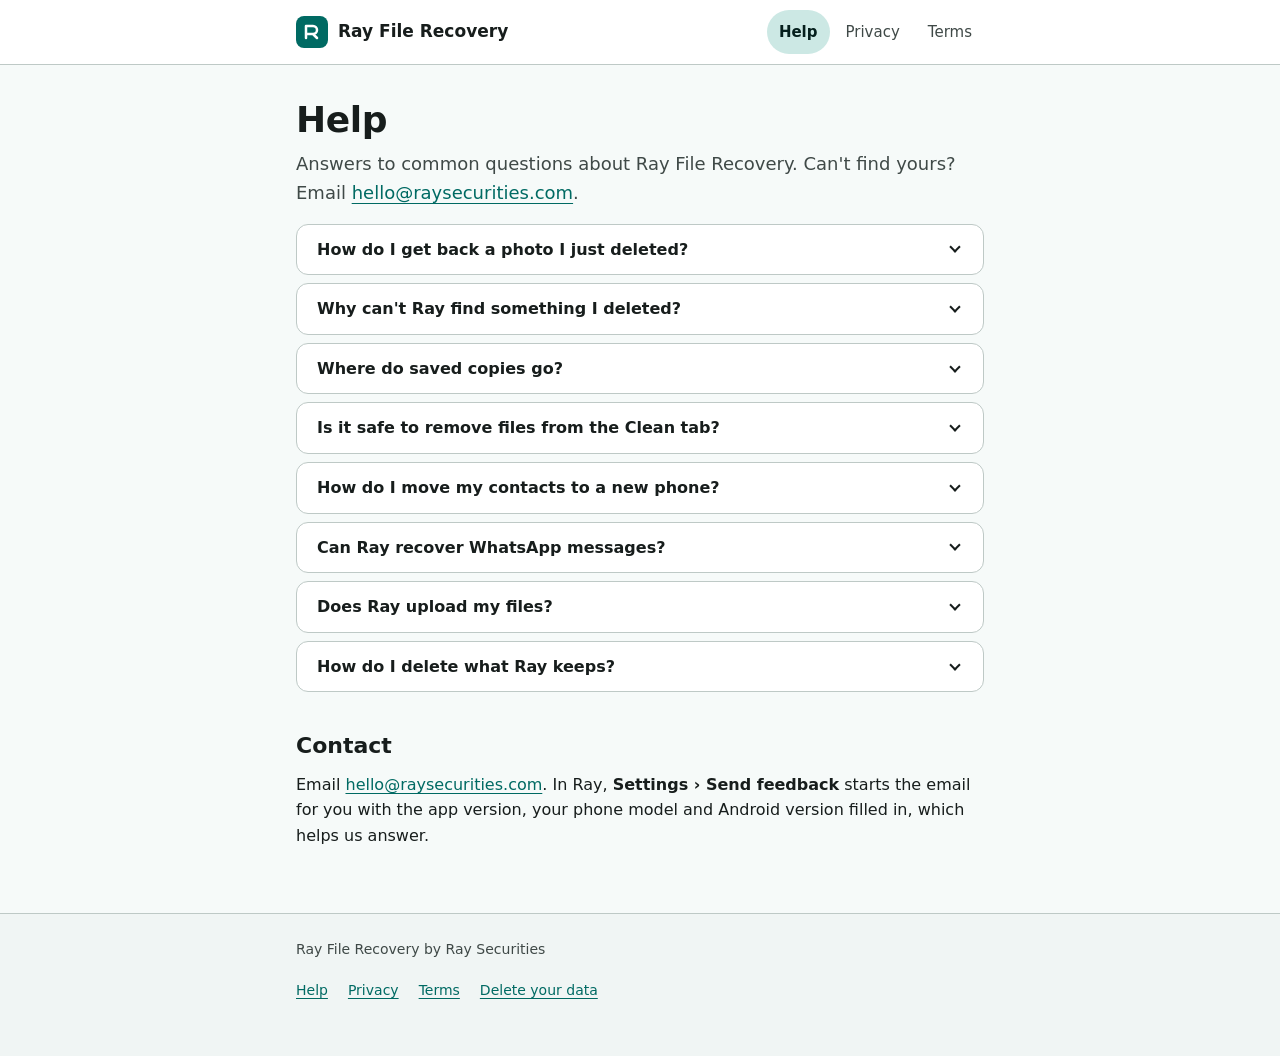
<file: index.html>
<!doctype html>
<html lang="en">
<head>
  <meta charset="utf-8">
  <meta name="viewport" content="width=device-width, initial-scale=1">
  <title>Help · Ray File Recovery</title>
  <meta name="description" content="Help for Ray File Recovery: restoring recently deleted photos and videos, saved copies, cleaning up safely, contacts backups and how to reach us.">
  <link rel="icon" href="favicon.svg" type="image/svg+xml">
  <link rel="stylesheet" href="legal.css">
</head>
<body>
  <a class="skip-link" href="#main">Skip to content</a>
  <header class="site-header">
    <div class="site-header__inner">
      <a class="brand" href="index.html">
        <svg class="brand__mark" viewBox="0 0 32 32" aria-hidden="true"><rect width="32" height="32" rx="8" fill="#006a63"/><path d="M10 22V10h7a4 4 0 010 8h-7m7 0l4 4" fill="none" stroke="#fff" stroke-width="2.5" stroke-linecap="round" stroke-linejoin="round"/></svg>
        <span>Ray File Recovery</span>
      </a>
      <nav class="nav" aria-label="Pages">
        <ul>
          <li><a href="index.html" aria-current="page">Help</a></li>
          <li><a href="privacy.html">Privacy</a></li>
          <li><a href="terms.html">Terms</a></li>
        </ul>
      </nav>
    </div>
  </header>

  <main id="main" class="page">
    <h1>Help</h1>
    <p class="lede">Answers to common questions about Ray File Recovery. Can't find yours? Email <a href="mailto:hello@raysecurities.com">hello@raysecurities.com</a>.</p>

    <div class="faq">
      <details>
        <summary>How do I get back a photo I just deleted?</summary>
        <div class="answer">
          <p>On Android 11 and newer, open Ray and tap <strong>Review and restore</strong> on the Recover tab (or <strong>Recently deleted</strong> on the Clean tab). Tap an item to look at it and restore it, or long-press to select several, then tap <strong>Restore</strong>. Android puts them back in their original folders.</p>
        </div>
      </details>
      <details>
        <summary>Why can't Ray find something I deleted?</summary>
        <div class="answer">
          <p>Ray can restore only what is still in Android's trash, and only apps that use that trash put things there. Android deletes trashed items for good after about 30 days. Some apps delete files right away, and Google Photos, Files by Google and many gallery apps keep their own trash instead, so check those too; Ray links to them under <strong>Other places to check</strong>.</p>
          <p>Also:</p>
          <ul>
            <li>Android 10 and older have no system trash.</li>
            <li>If you let Ray see selected photos and videos only, items in the trash stay hidden. Tap <strong>Change selection</strong> to allow more.</li>
            <li>Ray works with photos, videos and audio, not documents or other files.</li>
          </ul>
          <p>Once a file is deleted for good, no app can bring it back.</p>
        </div>
      </details>
      <details>
        <summary>Where do saved copies go?</summary>
        <div class="answer">
          <p>When you tap <strong>Save copy</strong>, Ray puts the copy in a “Ray Recovery” album in Pictures (in Music for audio). The original stays where it was. You'll find saved copies in the <strong>Library</strong> tab too.</p>
          <p>Version 1 of the app moved files into folders named “Recovered Photos”, “Recovered Videos” and similar instead of copying them, so files there may be your only copy.</p>
        </div>
      </details>
      <details>
        <summary>Is it safe to remove files from the Clean tab?</summary>
        <div class="answer">
          <p>Ray always asks first and shows what will be removed. On Android 11 and newer, anything you remove goes to Android's trash, so you can tap <strong>Undo</strong> right away or restore it for about 30 days. On Android 10 and older there is no trash, so removed files are deleted for good.</p>
          <p>Duplicate photos are matched by size, resolution and contents, so only exact copies are found. The oldest photo in each group is always kept, and Ray checks the files again just before it removes anything.</p>
        </div>
      </details>
      <details>
        <summary>How do I move my contacts to a new phone?</summary>
        <div class="answer">
          <p>On the Recover tab, tap <strong>Back up contacts</strong>, then <strong>Back up now</strong>. Share the backup, or copy the Download/Ray Recovery folder, to the new phone. There, open Ray, tap <strong>Back up contacts</strong> and then <strong>Restore from a file</strong>, or open the .vcf file with the Contacts app. Contact photos and groups aren't included in the backup.</p>
        </div>
      </details>
      <details>
        <summary>Can Ray recover WhatsApp messages?</summary>
        <div class="answer">
          <p>No. Ray shows the photos and videos that chat apps saved to your phone (voice notes are under Audio), but chat messages are stored by the chat app itself and can only be restored from that app's own backup.</p>
        </div>
      </details>
      <details>
        <summary>Does Ray upload my files?</summary>
        <div class="answer">
          <p>No. Ray has no account, no ads and no servers, and it sends nothing off your phone by itself. A file leaves your phone only when you share it. Read the <a href="privacy.html">privacy policy</a> for details.</p>
        </div>
      </details>
      <details>
        <summary>How do I delete what Ray keeps?</summary>
        <div class="answer">
          <p>Go to <strong>Settings › Delete Ray's data</strong>. <a href="data-deletion.html">Delete your data</a> explains what it removes and what stays.</p>
        </div>
      </details>
    </div>

    <h2>Contact</h2>
    <p>Email <a href="mailto:hello@raysecurities.com">hello@raysecurities.com</a>. In Ray, <strong>Settings › Send feedback</strong> starts the email for you with the app version, your phone model and Android version filled in, which helps us answer.</p>
  </main>

  <footer class="site-footer">
    <div class="site-footer__inner">
      <p>Ray File Recovery by Ray Securities</p>
      <ul>
        <li><a href="index.html">Help</a></li>
        <li><a href="privacy.html">Privacy</a></li>
        <li><a href="terms.html">Terms</a></li>
        <li><a href="data-deletion.html">Delete your data</a></li>
      </ul>
    </div>
  </footer>
</body>
</html>
</file>
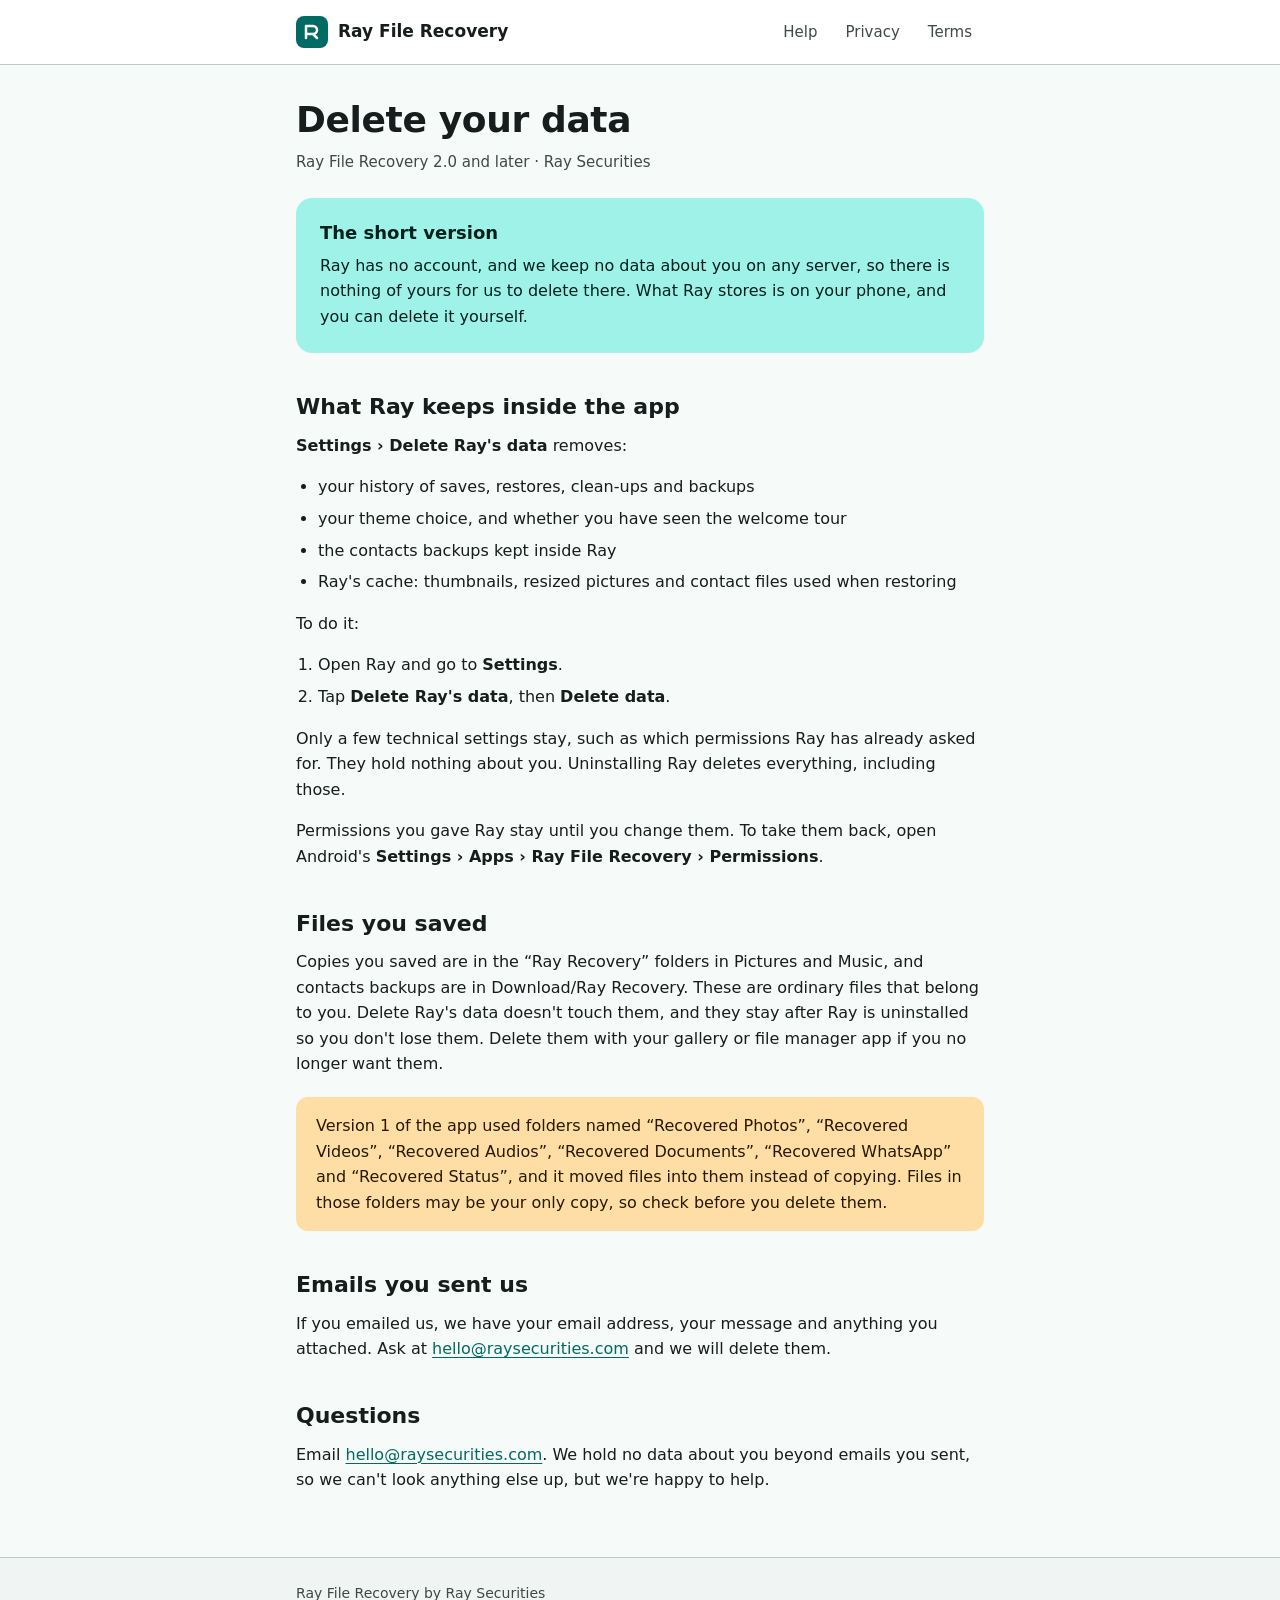
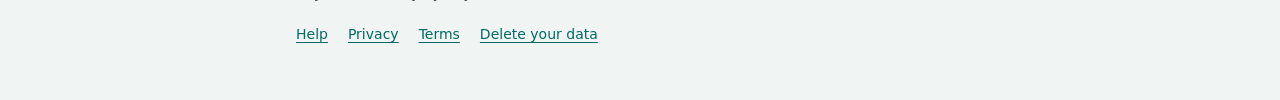
<file: data-deletion.html>
<!doctype html>
<html lang="en">
<head>
  <meta charset="utf-8">
  <meta name="viewport" content="width=device-width, initial-scale=1">
  <title>Delete your data · Ray File Recovery</title>
  <meta name="description" content="How to delete what Ray File Recovery keeps on your phone, the files it saved, and any email you sent us.">
  <link rel="icon" href="favicon.svg" type="image/svg+xml">
  <link rel="stylesheet" href="legal.css">
</head>
<body>
  <a class="skip-link" href="#main">Skip to content</a>
  <header class="site-header">
    <div class="site-header__inner">
      <a class="brand" href="index.html">
        <svg class="brand__mark" viewBox="0 0 32 32" aria-hidden="true"><rect width="32" height="32" rx="8" fill="#006a63"/><path d="M10 22V10h7a4 4 0 010 8h-7m7 0l4 4" fill="none" stroke="#fff" stroke-width="2.5" stroke-linecap="round" stroke-linejoin="round"/></svg>
        <span>Ray File Recovery</span>
      </a>
      <nav class="nav" aria-label="Pages">
        <ul>
          <li><a href="index.html">Help</a></li>
          <li><a href="privacy.html">Privacy</a></li>
          <li><a href="terms.html">Terms</a></li>
        </ul>
      </nav>
    </div>
  </header>

  <main id="main" class="page">
    <h1>Delete your data</h1>
    <p class="meta">Ray File Recovery 2.0 and later · Ray Securities</p>

    <section class="summary" aria-labelledby="short-version">
      <h2 id="short-version">The short version</h2>
      <p>Ray has no account, and we keep no data about you on any server, so there is nothing of yours for us to delete there. What Ray stores is on your phone, and you can delete it yourself.</p>
    </section>

    <h2>What Ray keeps inside the app</h2>
    <p><strong>Settings › Delete Ray's data</strong> removes:</p>
    <ul>
      <li>your history of saves, restores, clean-ups and backups</li>
      <li>your theme choice, and whether you have seen the welcome tour</li>
      <li>the contacts backups kept inside Ray</li>
      <li>Ray's cache: thumbnails, resized pictures and contact files used when restoring</li>
    </ul>
    <p>To do it:</p>
    <ol>
      <li>Open Ray and go to <strong>Settings</strong>.</li>
      <li>Tap <strong>Delete Ray's data</strong>, then <strong>Delete data</strong>.</li>
    </ol>
    <p>Only a few technical settings stay, such as which permissions Ray has already asked for. They hold nothing about you. Uninstalling Ray deletes everything, including those.</p>
    <p>Permissions you gave Ray stay until you change them. To take them back, open Android's <strong>Settings › Apps › Ray File Recovery › Permissions</strong>.</p>

    <h2>Files you saved</h2>
    <p>Copies you saved are in the “Ray Recovery” folders in Pictures and Music, and contacts backups are in Download/Ray Recovery. These are ordinary files that belong to you. Delete Ray's data doesn't touch them, and they stay after Ray is uninstalled so you don't lose them. Delete them with your gallery or file manager app if you no longer want them.</p>
    <div class="callout callout--caution">
      <p>Version 1 of the app used folders named “Recovered Photos”, “Recovered Videos”, “Recovered Audios”, “Recovered Documents”, “Recovered WhatsApp” and “Recovered Status”, and it moved files into them instead of copying. Files in those folders may be your only copy, so check before you delete them.</p>
    </div>

    <h2>Emails you sent us</h2>
    <p>If you emailed us, we have your email address, your message and anything you attached. Ask at <a href="mailto:hello@raysecurities.com">hello@raysecurities.com</a> and we will delete them.</p>

    <h2>Questions</h2>
    <p>Email <a href="mailto:hello@raysecurities.com">hello@raysecurities.com</a>. We hold no data about you beyond emails you sent, so we can't look anything else up, but we're happy to help.</p>
  </main>

  <footer class="site-footer">
    <div class="site-footer__inner">
      <p>Ray File Recovery by Ray Securities</p>
      <ul>
        <li><a href="index.html">Help</a></li>
        <li><a href="privacy.html">Privacy</a></li>
        <li><a href="terms.html">Terms</a></li>
        <li><a href="data-deletion.html" aria-current="page">Delete your data</a></li>
      </ul>
    </div>
  </footer>
</body>
</html>
</file>
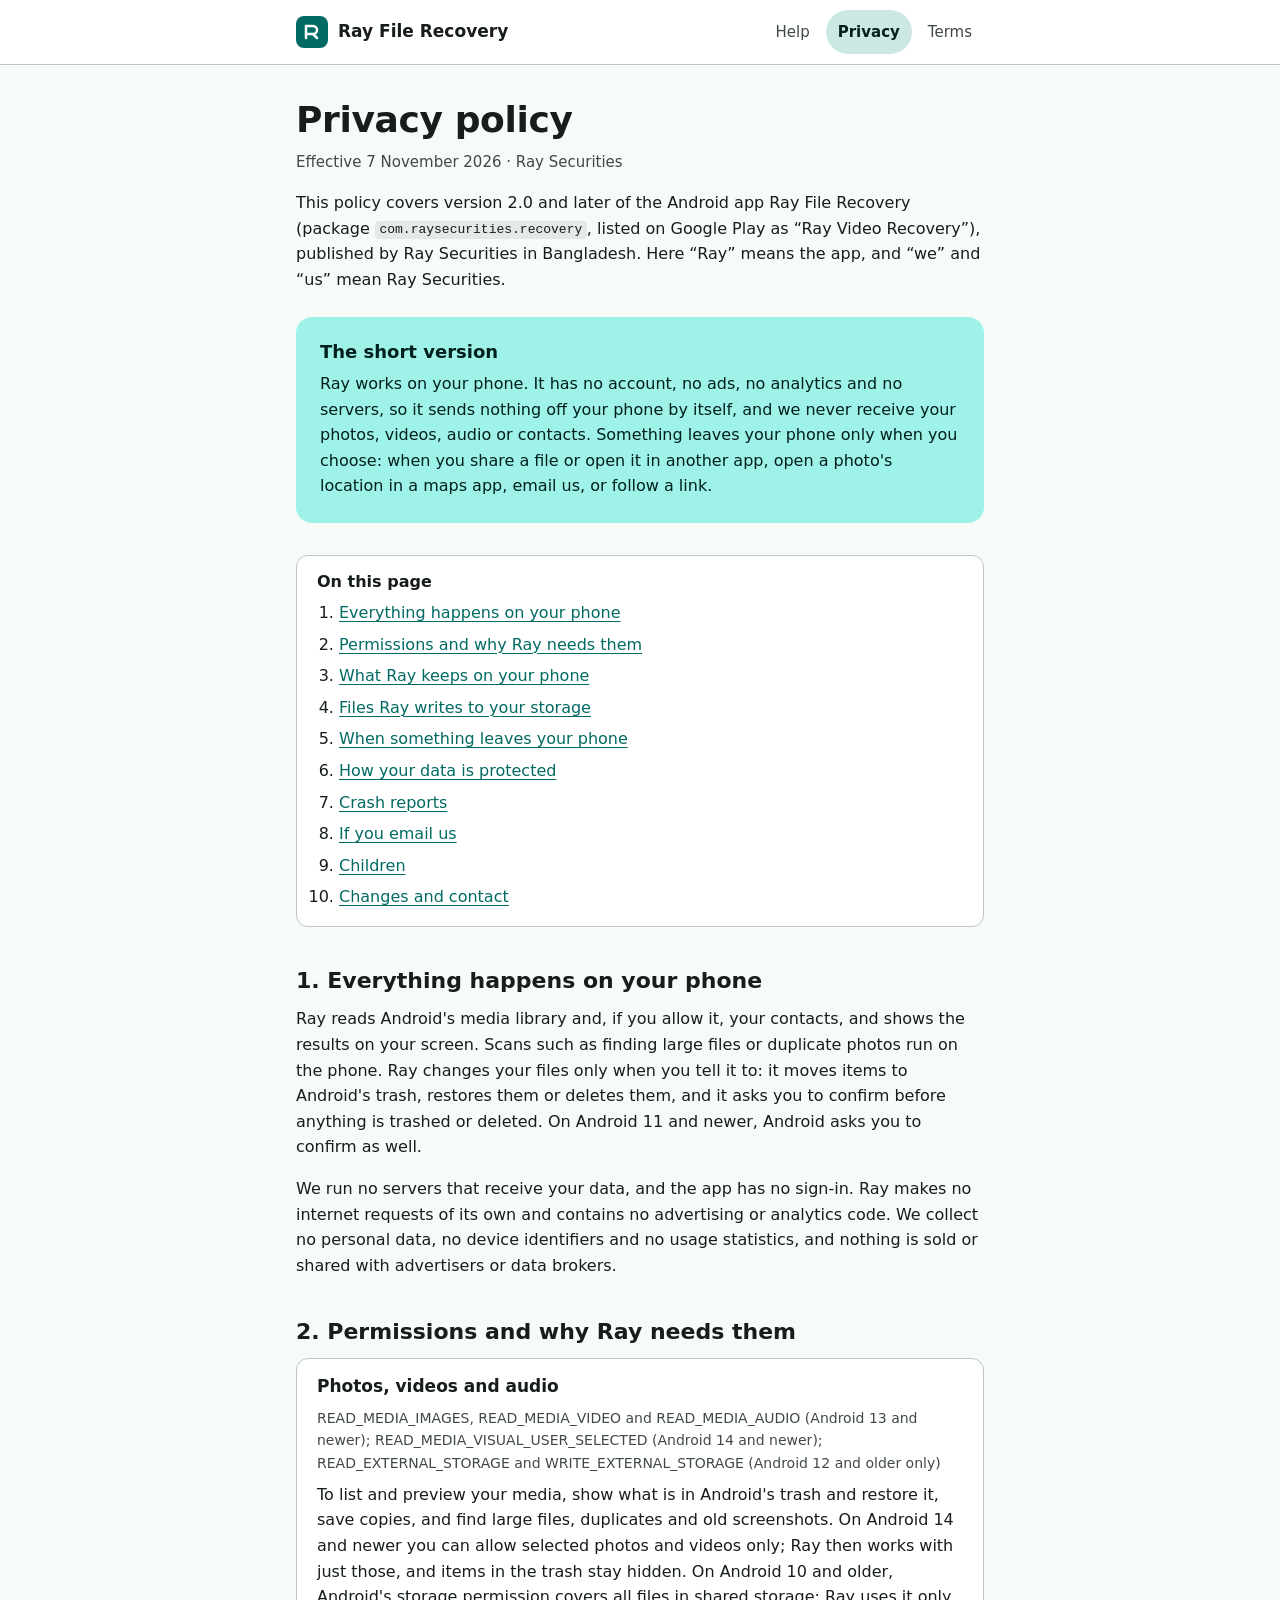
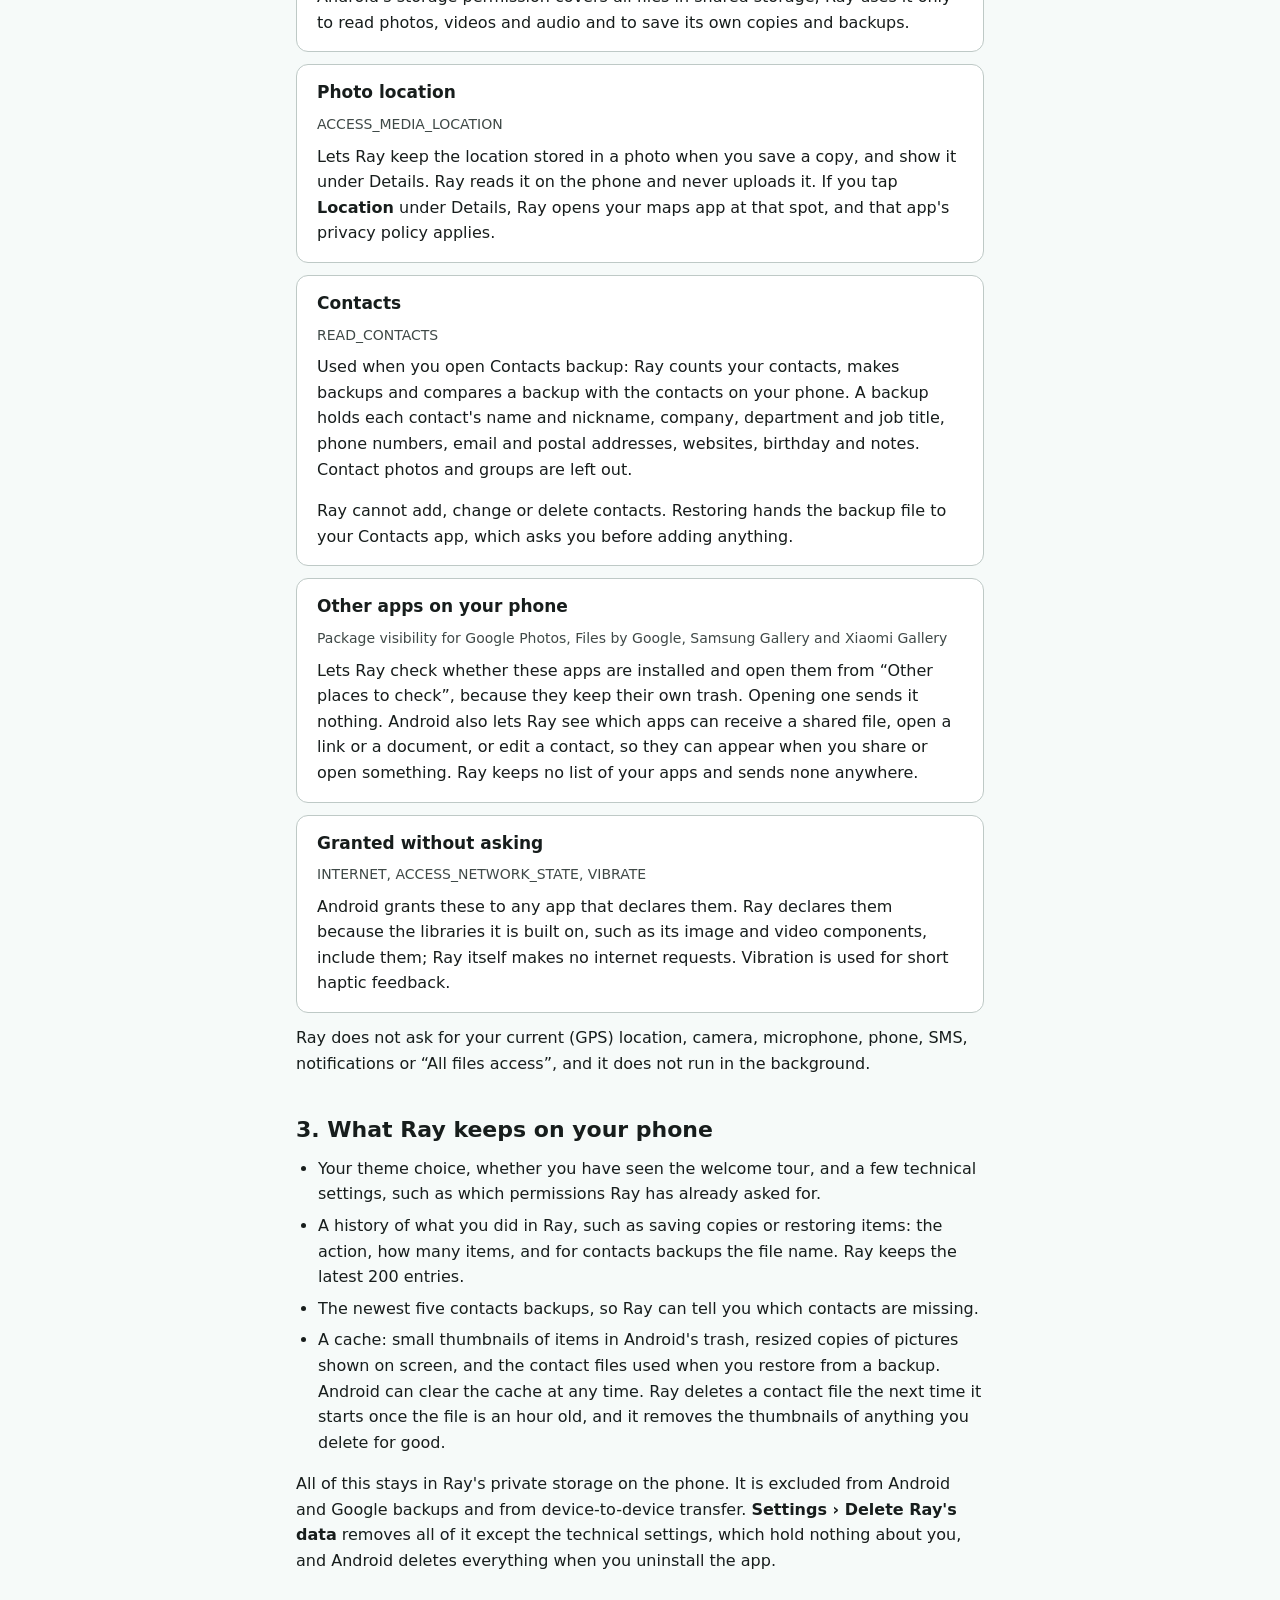
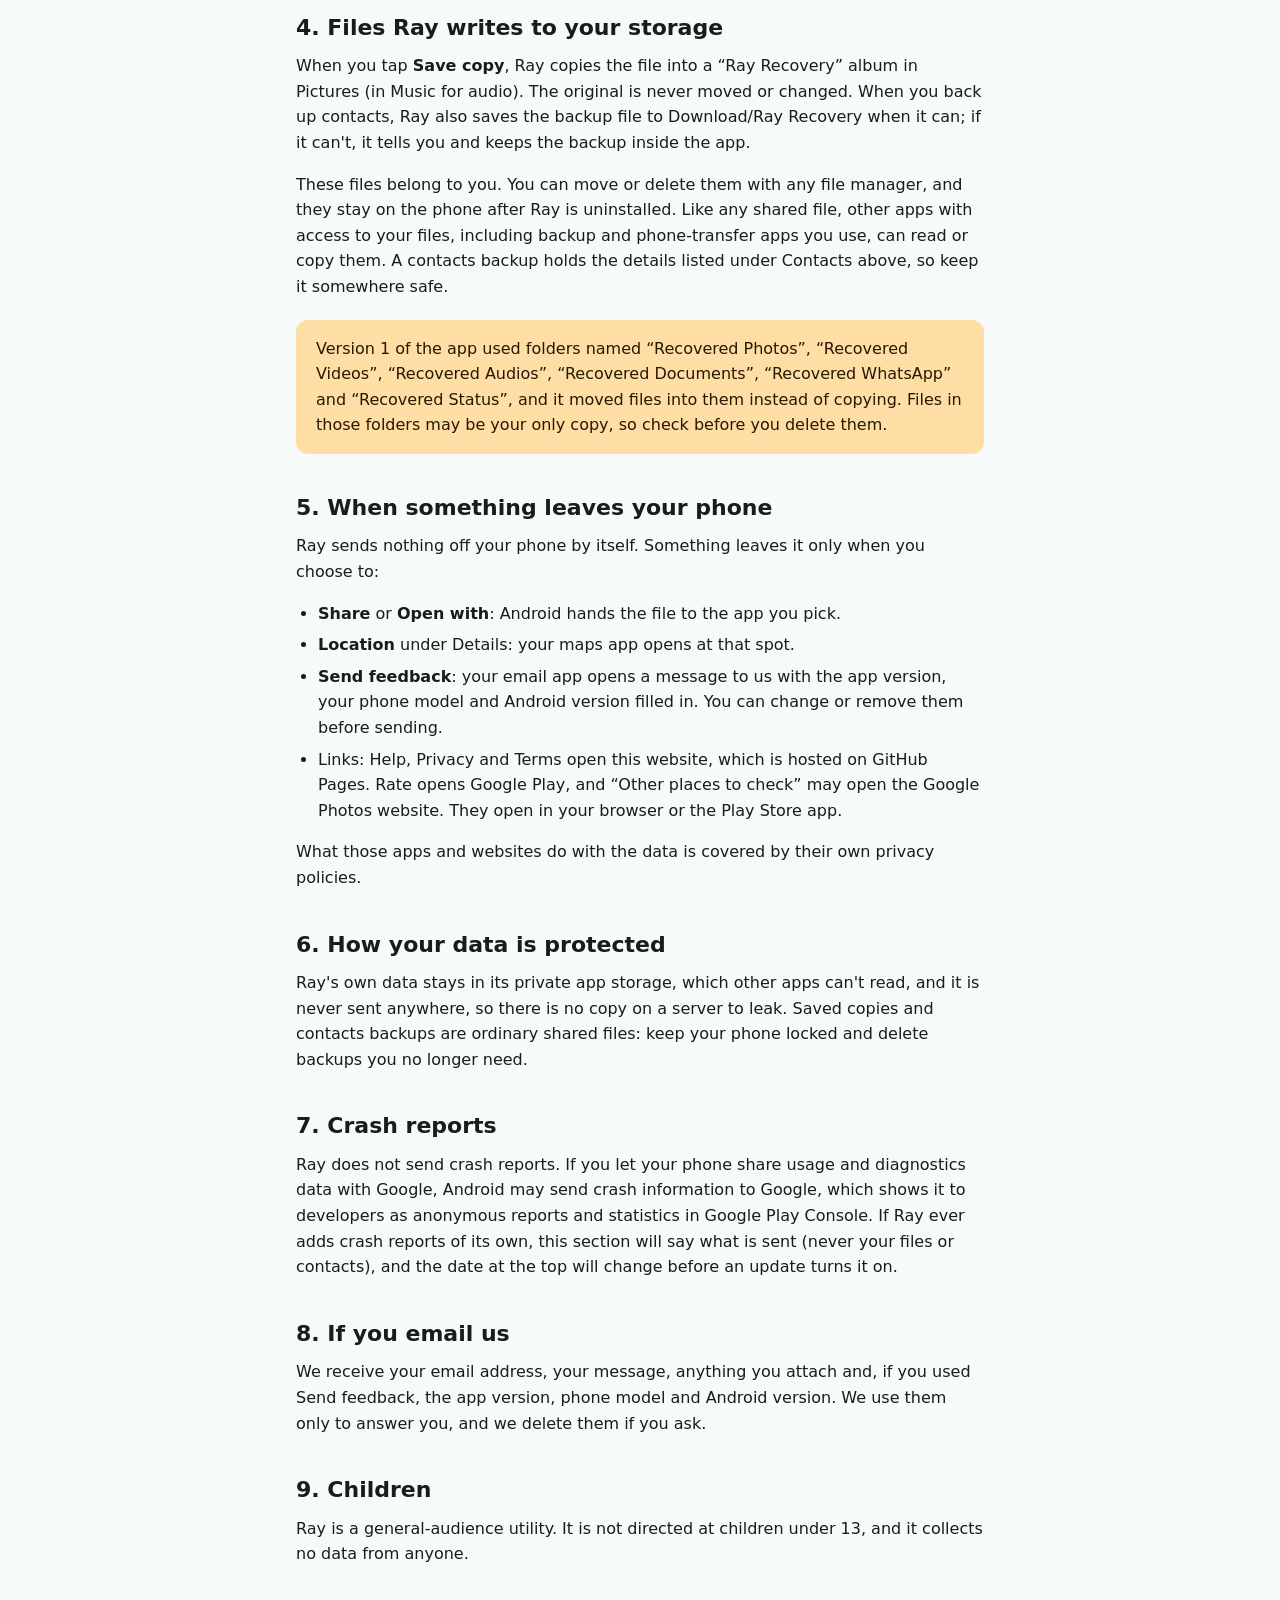
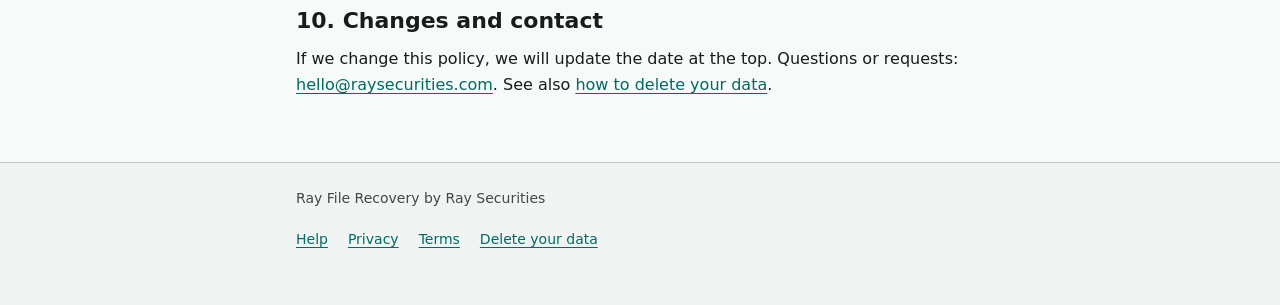
<file: privacy.html>
<!doctype html>
<html lang="en">
<head>
  <meta charset="utf-8">
  <meta name="viewport" content="width=device-width, initial-scale=1">
  <title>Privacy policy · Ray File Recovery</title>
  <meta name="description" content="How Ray File Recovery handles your photos, videos, audio and contacts: it works on your phone and sends nothing off it by itself.">
  <link rel="icon" href="favicon.svg" type="image/svg+xml">
  <link rel="stylesheet" href="legal.css">
</head>
<body>
  <a class="skip-link" href="#main">Skip to content</a>
  <header class="site-header">
    <div class="site-header__inner">
      <a class="brand" href="index.html">
        <svg class="brand__mark" viewBox="0 0 32 32" aria-hidden="true"><rect width="32" height="32" rx="8" fill="#006a63"/><path d="M10 22V10h7a4 4 0 010 8h-7m7 0l4 4" fill="none" stroke="#fff" stroke-width="2.5" stroke-linecap="round" stroke-linejoin="round"/></svg>
        <span>Ray File Recovery</span>
      </a>
      <nav class="nav" aria-label="Pages">
        <ul>
          <li><a href="index.html">Help</a></li>
          <li><a href="privacy.html" aria-current="page">Privacy</a></li>
          <li><a href="terms.html">Terms</a></li>
        </ul>
      </nav>
    </div>
  </header>

  <main id="main" class="page">
    <h1>Privacy policy</h1>
    <p class="meta">Effective 7 November 2026 · Ray Securities</p>
    <p>This policy covers version 2.0 and later of the Android app Ray File Recovery (package <code>com.raysecurities.recovery</code>, listed on Google Play as “Ray Video Recovery”), published by Ray Securities in Bangladesh. Here “Ray” means the app, and “we” and “us” mean Ray Securities.</p>

    <section class="summary" aria-labelledby="short-version">
      <h2 id="short-version">The short version</h2>
      <p>Ray works on your phone. It has no account, no ads, no analytics and no servers, so it sends nothing off your phone by itself, and we never receive your photos, videos, audio or contacts. Something leaves your phone only when you choose: when you share a file or open it in another app, open a photo's location in a maps app, email us, or follow a link.</p>
    </section>

    <nav class="toc" aria-labelledby="toc-title">
      <h2 id="toc-title">On this page</h2>
      <ol>
        <li><a href="#on-device">Everything happens on your phone</a></li>
        <li><a href="#permissions">Permissions and why Ray needs them</a></li>
        <li><a href="#app-data">What Ray keeps on your phone</a></li>
        <li><a href="#files">Files Ray writes to your storage</a></li>
        <li><a href="#leaving">When something leaves your phone</a></li>
        <li><a href="#security">How your data is protected</a></li>
        <li><a href="#diagnostics">Crash reports</a></li>
        <li><a href="#email">If you email us</a></li>
        <li><a href="#children">Children</a></li>
        <li><a href="#changes">Changes and contact</a></li>
      </ol>
    </nav>

    <h2 id="on-device">1. Everything happens on your phone</h2>
    <p>Ray reads Android's media library and, if you allow it, your contacts, and shows the results on your screen. Scans such as finding large files or duplicate photos run on the phone. Ray changes your files only when you tell it to: it moves items to Android's trash, restores them or deletes them, and it asks you to confirm before anything is trashed or deleted. On Android 11 and newer, Android asks you to confirm as well.</p>
    <p>We run no servers that receive your data, and the app has no sign-in. Ray makes no internet requests of its own and contains no advertising or analytics code. We collect no personal data, no device identifiers and no usage statistics, and nothing is sold or shared with advertisers or data brokers.</p>

    <h2 id="permissions">2. Permissions and why Ray needs them</h2>
    <div class="card">
      <h3>Photos, videos and audio</h3>
      <p class="permission-ids">READ_MEDIA_IMAGES, READ_MEDIA_VIDEO and READ_MEDIA_AUDIO (Android 13 and newer); READ_MEDIA_VISUAL_USER_SELECTED (Android 14 and newer); READ_EXTERNAL_STORAGE and WRITE_EXTERNAL_STORAGE (Android 12 and older only)</p>
      <p>To list and preview your media, show what is in Android's trash and restore it, save copies, and find large files, duplicates and old screenshots. On Android 14 and newer you can allow selected photos and videos only; Ray then works with just those, and items in the trash stay hidden. On Android 10 and older, Android's storage permission covers all files in shared storage; Ray uses it only to read photos, videos and audio and to save its own copies and backups.</p>
    </div>
    <div class="card">
      <h3>Photo location</h3>
      <p class="permission-ids">ACCESS_MEDIA_LOCATION</p>
      <p>Lets Ray keep the location stored in a photo when you save a copy, and show it under Details. Ray reads it on the phone and never uploads it. If you tap <strong>Location</strong> under Details, Ray opens your maps app at that spot, and that app's privacy policy applies.</p>
    </div>
    <div class="card">
      <h3>Contacts</h3>
      <p class="permission-ids">READ_CONTACTS</p>
      <p>Used when you open Contacts backup: Ray counts your contacts, makes backups and compares a backup with the contacts on your phone. A backup holds each contact's name and nickname, company, department and job title, phone numbers, email and postal addresses, websites, birthday and notes. Contact photos and groups are left out.</p>
      <p>Ray cannot add, change or delete contacts. Restoring hands the backup file to your Contacts app, which asks you before adding anything.</p>
    </div>
    <div class="card">
      <h3>Other apps on your phone</h3>
      <p class="permission-ids">Package visibility for Google Photos, Files by Google, Samsung Gallery and Xiaomi Gallery</p>
      <p>Lets Ray check whether these apps are installed and open them from “Other places to check”, because they keep their own trash. Opening one sends it nothing. Android also lets Ray see which apps can receive a shared file, open a link or a document, or edit a contact, so they can appear when you share or open something. Ray keeps no list of your apps and sends none anywhere.</p>
    </div>
    <div class="card">
      <h3>Granted without asking</h3>
      <p class="permission-ids">INTERNET, ACCESS_NETWORK_STATE, VIBRATE</p>
      <p>Android grants these to any app that declares them. Ray declares them because the libraries it is built on, such as its image and video components, include them; Ray itself makes no internet requests. Vibration is used for short haptic feedback.</p>
    </div>
    <p>Ray does not ask for your current (GPS) location, camera, microphone, phone, SMS, notifications or “All files access”, and it does not run in the background.</p>

    <h2 id="app-data">3. What Ray keeps on your phone</h2>
    <ul>
      <li>Your theme choice, whether you have seen the welcome tour, and a few technical settings, such as which permissions Ray has already asked for.</li>
      <li>A history of what you did in Ray, such as saving copies or restoring items: the action, how many items, and for contacts backups the file name. Ray keeps the latest 200 entries.</li>
      <li>The newest five contacts backups, so Ray can tell you which contacts are missing.</li>
      <li>A cache: small thumbnails of items in Android's trash, resized copies of pictures shown on screen, and the contact files used when you restore from a backup. Android can clear the cache at any time. Ray deletes a contact file the next time it starts once the file is an hour old, and it removes the thumbnails of anything you delete for good.</li>
    </ul>
    <p>All of this stays in Ray's private storage on the phone. It is excluded from Android and Google backups and from device-to-device transfer. <strong>Settings › Delete Ray's data</strong> removes all of it except the technical settings, which hold nothing about you, and Android deletes everything when you uninstall the app.</p>

    <h2 id="files">4. Files Ray writes to your storage</h2>
    <p>When you tap <strong>Save copy</strong>, Ray copies the file into a “Ray Recovery” album in Pictures (in Music for audio). The original is never moved or changed. When you back up contacts, Ray also saves the backup file to Download/Ray Recovery when it can; if it can't, it tells you and keeps the backup inside the app.</p>
    <p>These files belong to you. You can move or delete them with any file manager, and they stay on the phone after Ray is uninstalled. Like any shared file, other apps with access to your files, including backup and phone-transfer apps you use, can read or copy them. A contacts backup holds the details listed under Contacts above, so keep it somewhere safe.</p>
    <div class="callout callout--caution">
      <p>Version 1 of the app used folders named “Recovered Photos”, “Recovered Videos”, “Recovered Audios”, “Recovered Documents”, “Recovered WhatsApp” and “Recovered Status”, and it moved files into them instead of copying. Files in those folders may be your only copy, so check before you delete them.</p>
    </div>

    <h2 id="leaving">5. When something leaves your phone</h2>
    <p>Ray sends nothing off your phone by itself. Something leaves it only when you choose to:</p>
    <ul>
      <li><strong>Share</strong> or <strong>Open with</strong>: Android hands the file to the app you pick.</li>
      <li><strong>Location</strong> under Details: your maps app opens at that spot.</li>
      <li><strong>Send feedback</strong>: your email app opens a message to us with the app version, your phone model and Android version filled in. You can change or remove them before sending.</li>
      <li>Links: Help, Privacy and Terms open this website, which is hosted on GitHub Pages. Rate opens Google Play, and “Other places to check” may open the Google Photos website. They open in your browser or the Play Store app.</li>
    </ul>
    <p>What those apps and websites do with the data is covered by their own privacy policies.</p>

    <h2 id="security">6. How your data is protected</h2>
    <p>Ray's own data stays in its private app storage, which other apps can't read, and it is never sent anywhere, so there is no copy on a server to leak. Saved copies and contacts backups are ordinary shared files: keep your phone locked and delete backups you no longer need.</p>

    <h2 id="diagnostics">7. Crash reports</h2>
    <p>Ray does not send crash reports. If you let your phone share usage and diagnostics data with Google, Android may send crash information to Google, which shows it to developers as anonymous reports and statistics in Google Play Console. If Ray ever adds crash reports of its own, this section will say what is sent (never your files or contacts), and the date at the top will change before an update turns it on.</p>

    <h2 id="email">8. If you email us</h2>
    <p>We receive your email address, your message, anything you attach and, if you used Send feedback, the app version, phone model and Android version. We use them only to answer you, and we delete them if you ask.</p>

    <h2 id="children">9. Children</h2>
    <p>Ray is a general-audience utility. It is not directed at children under 13, and it collects no data from anyone.</p>

    <h2 id="changes">10. Changes and contact</h2>
    <p>If we change this policy, we will update the date at the top. Questions or requests: <a href="mailto:hello@raysecurities.com">hello@raysecurities.com</a>. See also <a href="data-deletion.html">how to delete your data</a>.</p>
  </main>

  <footer class="site-footer">
    <div class="site-footer__inner">
      <p>Ray File Recovery by Ray Securities</p>
      <ul>
        <li><a href="index.html">Help</a></li>
        <li><a href="privacy.html">Privacy</a></li>
        <li><a href="terms.html">Terms</a></li>
        <li><a href="data-deletion.html">Delete your data</a></li>
      </ul>
    </div>
  </footer>
</body>
</html>
</file>
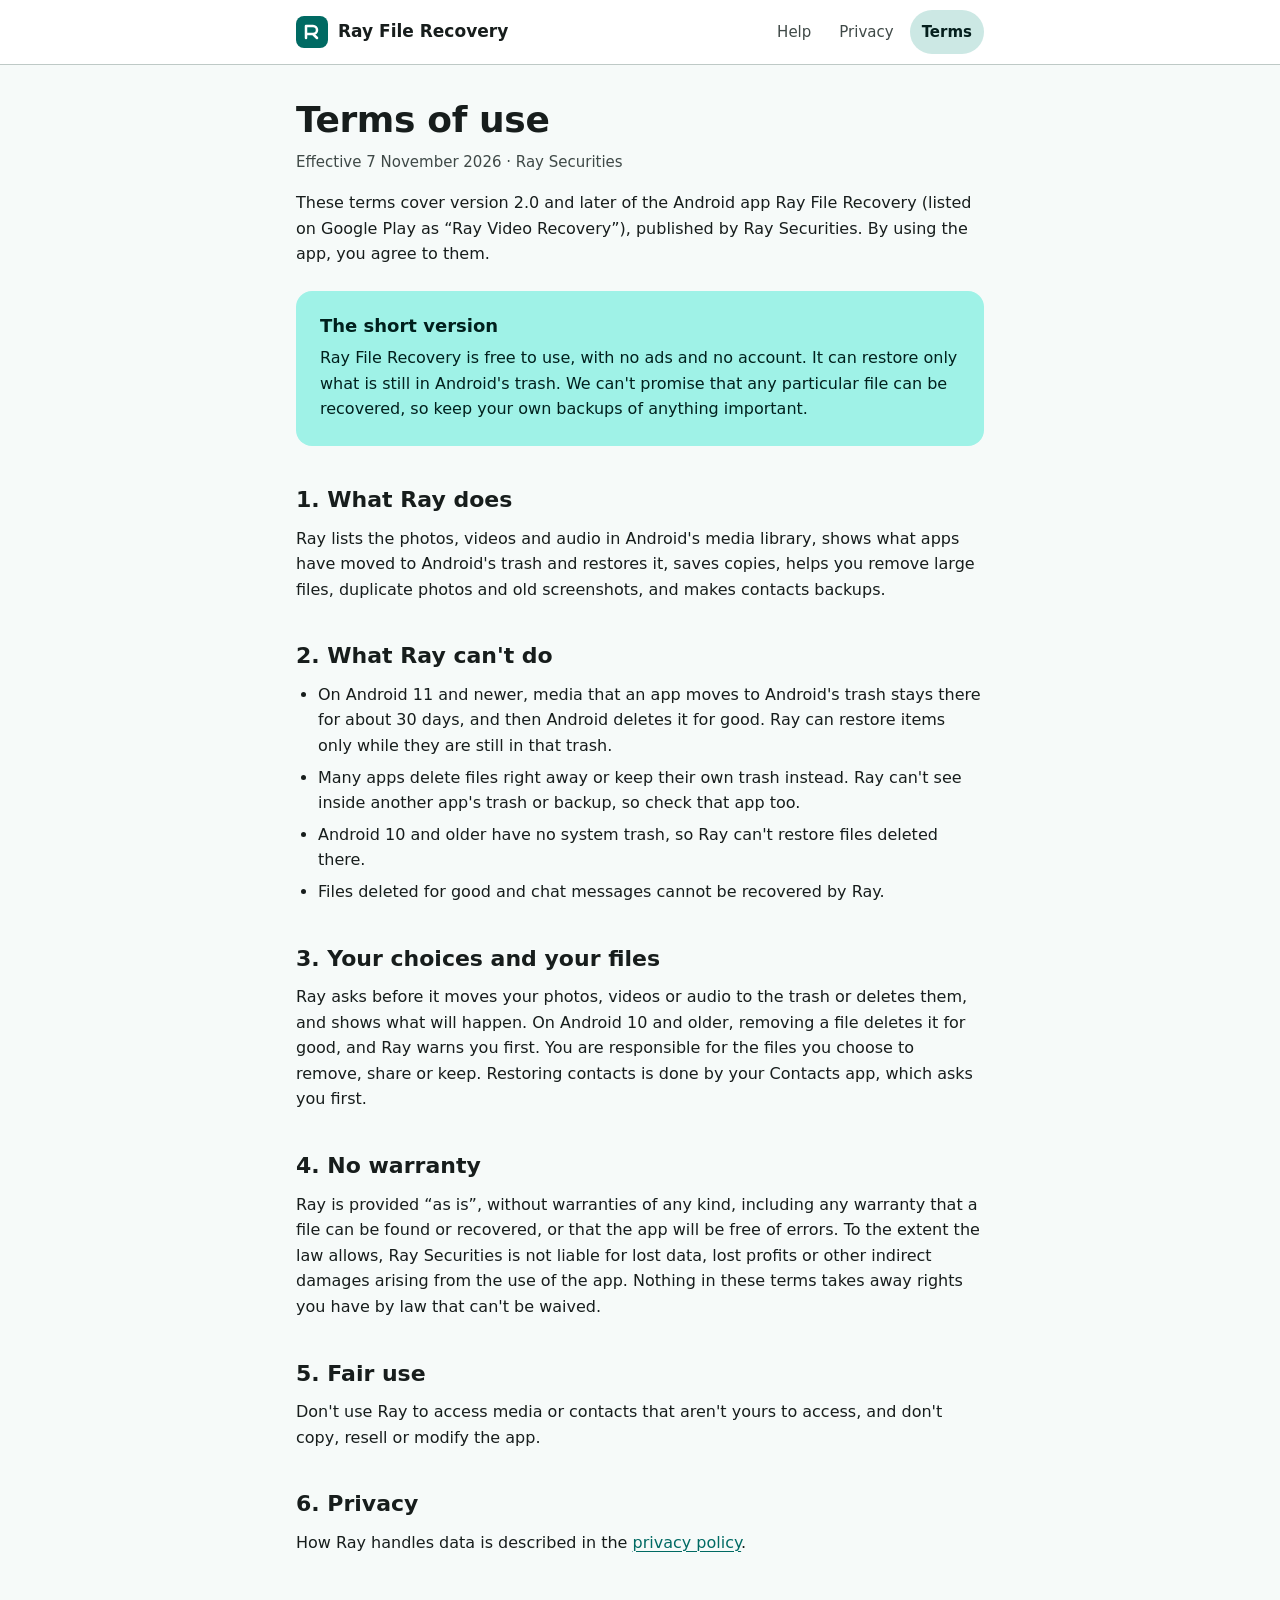
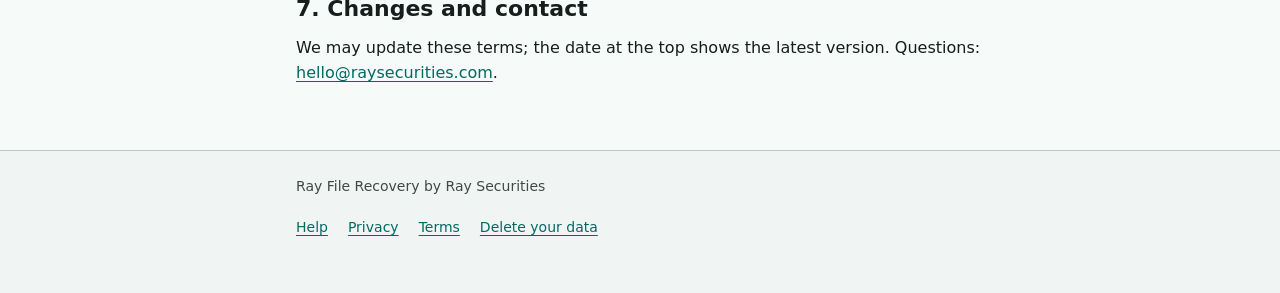
<file: terms.html>
<!doctype html>
<html lang="en">
<head>
  <meta charset="utf-8">
  <meta name="viewport" content="width=device-width, initial-scale=1">
  <title>Terms of use · Ray File Recovery</title>
  <meta name="description" content="The terms for using Ray File Recovery, including what recovery on Android can and cannot do.">
  <link rel="icon" href="favicon.svg" type="image/svg+xml">
  <link rel="stylesheet" href="legal.css">
</head>
<body>
  <a class="skip-link" href="#main">Skip to content</a>
  <header class="site-header">
    <div class="site-header__inner">
      <a class="brand" href="index.html">
        <svg class="brand__mark" viewBox="0 0 32 32" aria-hidden="true"><rect width="32" height="32" rx="8" fill="#006a63"/><path d="M10 22V10h7a4 4 0 010 8h-7m7 0l4 4" fill="none" stroke="#fff" stroke-width="2.5" stroke-linecap="round" stroke-linejoin="round"/></svg>
        <span>Ray File Recovery</span>
      </a>
      <nav class="nav" aria-label="Pages">
        <ul>
          <li><a href="index.html">Help</a></li>
          <li><a href="privacy.html">Privacy</a></li>
          <li><a href="terms.html" aria-current="page">Terms</a></li>
        </ul>
      </nav>
    </div>
  </header>

  <main id="main" class="page">
    <h1>Terms of use</h1>
    <p class="meta">Effective 7 November 2026 · Ray Securities</p>
    <p>These terms cover version 2.0 and later of the Android app Ray File Recovery (listed on Google Play as “Ray Video Recovery”), published by Ray Securities. By using the app, you agree to them.</p>

    <section class="summary" aria-labelledby="short-version">
      <h2 id="short-version">The short version</h2>
      <p>Ray File Recovery is free to use, with no ads and no account. It can restore only what is still in Android's trash. We can't promise that any particular file can be recovered, so keep your own backups of anything important.</p>
    </section>

    <h2>1. What Ray does</h2>
    <p>Ray lists the photos, videos and audio in Android's media library, shows what apps have moved to Android's trash and restores it, saves copies, helps you remove large files, duplicate photos and old screenshots, and makes contacts backups.</p>

    <h2>2. What Ray can't do</h2>
    <ul>
      <li>On Android 11 and newer, media that an app moves to Android's trash stays there for about 30 days, and then Android deletes it for good. Ray can restore items only while they are still in that trash.</li>
      <li>Many apps delete files right away or keep their own trash instead. Ray can't see inside another app's trash or backup, so check that app too.</li>
      <li>Android 10 and older have no system trash, so Ray can't restore files deleted there.</li>
      <li>Files deleted for good and chat messages cannot be recovered by Ray.</li>
    </ul>

    <h2>3. Your choices and your files</h2>
    <p>Ray asks before it moves your photos, videos or audio to the trash or deletes them, and shows what will happen. On Android 10 and older, removing a file deletes it for good, and Ray warns you first. You are responsible for the files you choose to remove, share or keep. Restoring contacts is done by your Contacts app, which asks you first.</p>

    <h2>4. No warranty</h2>
    <p>Ray is provided “as is”, without warranties of any kind, including any warranty that a file can be found or recovered, or that the app will be free of errors. To the extent the law allows, Ray Securities is not liable for lost data, lost profits or other indirect damages arising from the use of the app. Nothing in these terms takes away rights you have by law that can't be waived.</p>

    <h2>5. Fair use</h2>
    <p>Don't use Ray to access media or contacts that aren't yours to access, and don't copy, resell or modify the app.</p>

    <h2>6. Privacy</h2>
    <p>How Ray handles data is described in the <a href="privacy.html">privacy policy</a>.</p>

    <h2>7. Changes and contact</h2>
    <p>We may update these terms; the date at the top shows the latest version. Questions: <a href="mailto:hello@raysecurities.com">hello@raysecurities.com</a>.</p>
  </main>

  <footer class="site-footer">
    <div class="site-footer__inner">
      <p>Ray File Recovery by Ray Securities</p>
      <ul>
        <li><a href="index.html">Help</a></li>
        <li><a href="privacy.html">Privacy</a></li>
        <li><a href="terms.html">Terms</a></li>
        <li><a href="data-deletion.html">Delete your data</a></li>
      </ul>
    </div>
  </footer>
</body>
</html>
</file>
<file: legal.css>
/*
 * Shared styles for the Ray File Recovery support and legal pages (site/*.html).
 *
 * - System fonts only, and no external requests of any kind: no web fonts, scripts or trackers.
 * - Colors are the Material 3 roles from docs/premium-roadmap.md §5, light first, with a full dark
 *   theme that follows the system (the in-app browser tab follows it too).
 * - Phone-first: 16px gutters, no horizontal scrolling at 320px, 44px or larger touch targets.
 */

:root {
  color-scheme: light dark;

  /* Light color roles. */
  --background: #f6faf9;
  --surface: #ffffff;
  --surface-container-low: #f0f5f4;
  --surface-container-high: #e4e9e8;
  --on-surface: #171d1c;
  --on-surface-variant: #3f4947;
  --outline-variant: #bec9c6;
  --primary: #006a63;
  --on-primary: #ffffff;
  --primary-container: #9ff2e7;
  --on-primary-container: #00201d;
  --secondary-container: #cce8e4;
  --on-secondary-container: #051f1d;
  --tertiary-container: #cce5ff;
  --on-tertiary-container: #001e30;
  --warning-container: #ffdea6;
  --on-warning-container: #261900;

  --font-sans: system-ui, -apple-system, "Segoe UI", Roboto, "Noto Sans", "Helvetica Neue", Arial, sans-serif;
  --font-mono: ui-monospace, "SF Mono", "Roboto Mono", "Cascadia Mono", Menlo, Consolas, monospace;

  --gutter: 16px;
  --measure: 46rem;
  --radius-xs: 4px;
  --radius-md: 12px;
  --radius-lg: 16px;
  --radius-full: 999px;
}

@media (prefers-color-scheme: dark) {
  :root {
    --background: #0e171c;
    --surface: #162025;
    --surface-container-low: #091216;
    --surface-container-high: #242f34;
    --on-surface: #dce4e8;
    --on-surface-variant: #bec8cc;
    --outline-variant: #3f484c;
    --primary: #5dd5c9;
    --on-primary: #003733;
    --primary-container: #00504a;
    --on-primary-container: #9ff2e7;
    --secondary-container: #334b48;
    --on-secondary-container: #cce8e4;
    --tertiary-container: #2d4960;
    --on-tertiary-container: #cce5ff;
    --warning-container: #5c4200;
    --on-warning-container: #ffdea6;
  }
}

@media (min-width: 600px) {
  :root {
    --gutter: 24px;
  }
}

/* Base */

*,
*::before,
*::after {
  box-sizing: border-box;
}

html {
  -webkit-text-size-adjust: 100%;
  text-size-adjust: 100%;
}

@media (prefers-reduced-motion: no-preference) {
  html {
    scroll-behavior: smooth;
  }
}

body {
  margin: 0;
  background: var(--background);
  color: var(--on-surface);
  font-family: var(--font-sans);
  font-size: 1rem;
  line-height: 1.6;
  overflow-wrap: break-word;
}

h1,
h2,
h3 {
  color: var(--on-surface);
  line-height: 1.25;
  text-wrap: balance;
}

h1 {
  margin: 0 0 0.5rem;
  font-size: clamp(1.75rem, 1.45rem + 1.5vw, 2.25rem);
  font-weight: 700;
  letter-spacing: -0.01em;
}

h2 {
  margin: 2.5rem 0 0.75rem;
  font-size: 1.375rem;
  font-weight: 650;
  scroll-margin-top: 1rem;
}

h3 {
  margin: 1.5rem 0 0.5rem;
  font-size: 1.0625rem;
  font-weight: 650;
  line-height: 1.4;
  scroll-margin-top: 1rem;
}

p,
ul,
ol,
dl {
  margin: 0 0 1rem;
}

ul,
ol {
  padding-left: 1.375rem;
}

li + li {
  margin-top: 0.375rem;
}

li > ul,
li > ol {
  margin: 0.375rem 0 0;
}

strong {
  font-weight: 650;
}

a {
  color: var(--primary);
  text-decoration-thickness: 1px;
  text-underline-offset: 0.2em;
}

a:hover {
  text-decoration-thickness: 2px;
}

:focus-visible {
  outline: 3px solid var(--primary);
  outline-offset: 2px;
  border-radius: var(--radius-xs);
}

code {
  padding: 0.1em 0.35em;
  border-radius: var(--radius-xs);
  background: var(--surface-container-high);
  color: var(--on-surface);
  font-family: var(--font-mono);
  font-size: 0.8125em;
  overflow-wrap: anywhere;
}

/* Skip link: hidden until focused with the keyboard. */

.skip-link {
  position: absolute;
  top: 0.75rem;
  left: var(--gutter);
  z-index: 10;
  padding: 0.625rem 1.25rem;
  border-radius: var(--radius-full);
  background: var(--primary);
  color: var(--on-primary);
  font-weight: 600;
  text-decoration: none;
  transform: translateY(-200%);
}

.skip-link:focus {
  transform: none;
}

/* Header and navigation */

.site-header {
  border-bottom: 1px solid var(--outline-variant);
  background: var(--surface);
}

.site-header__inner,
.page,
.site-footer__inner {
  max-width: var(--measure);
  margin: 0 auto;
  padding-right: var(--gutter);
  padding-left: var(--gutter);
}

.site-header__inner {
  display: flex;
  flex-wrap: wrap;
  align-items: center;
  justify-content: space-between;
  gap: 0.25rem 1rem;
  padding-top: 0.5rem;
  padding-bottom: 0.5rem;
}

.brand {
  display: inline-flex;
  align-items: center;
  gap: 0.625rem;
  min-height: 48px;
  color: var(--on-surface);
  font-size: 1.0625rem;
  font-weight: 650;
  text-decoration: none;
}

.brand__mark {
  flex: none;
  width: 32px;
  height: 32px;
}

.nav ul {
  display: flex;
  flex-wrap: wrap;
  gap: 0.25rem;
  margin: 0 0 0 -0.75rem;
  padding: 0;
  list-style: none;
}

.nav li + li {
  margin-top: 0;
}

.nav a {
  display: inline-flex;
  align-items: center;
  min-height: 44px;
  padding: 0 0.75rem;
  border-radius: var(--radius-full);
  color: var(--on-surface-variant);
  font-size: 0.9375rem;
  font-weight: 500;
  text-decoration: none;
}

.nav a:hover {
  background: var(--surface-container-high);
  color: var(--on-surface);
}

.nav a[aria-current="page"] {
  background: var(--secondary-container);
  color: var(--on-secondary-container);
  font-weight: 600;
}

@media (min-width: 600px) {
  .nav ul {
    margin-left: 0;
  }
}

/* Page */

.page {
  padding-top: 2rem;
  padding-bottom: 3rem;
}

.lede {
  color: var(--on-surface-variant);
  font-size: 1.125rem;
}

.meta {
  color: var(--on-surface-variant);
  font-size: 0.9375rem;
}

/* The short version at the top of each page. */
.summary {
  margin: 1.5rem 0 2rem;
  padding: 1.25rem;
  border-radius: var(--radius-lg);
  background: var(--primary-container);
  color: var(--on-primary-container);
}

.summary h2 {
  margin: 0 0 0.5rem;
  color: inherit;
  font-size: 1.125rem;
}

.summary a {
  color: inherit;
}

.summary > :last-child {
  margin-bottom: 0;
}

/* "On this page" list. */
.toc {
  margin: 0 0 2rem;
  padding: 1rem 1.25rem;
  border: 1px solid var(--outline-variant);
  border-radius: var(--radius-md);
  background: var(--surface);
}

.toc h2 {
  margin: 0 0 0.5rem;
  font-size: 1rem;
}

.toc ol {
  margin: 0;
}

.card {
  margin: 0 0 0.75rem;
  padding: 1rem 1.25rem;
  border: 1px solid var(--outline-variant);
  border-radius: var(--radius-md);
  background: var(--surface);
}

.card h3 {
  margin-top: 0;
}

.card > :last-child {
  margin-bottom: 0;
}

/* Android permission names under a permission heading. */
.permission-ids {
  margin-bottom: 0.5rem;
  color: var(--on-surface-variant);
  font-size: 0.875rem;
}

.callout {
  margin: 1.25rem 0;
  padding: 1rem 1.25rem;
  border-radius: var(--radius-md);
}

.callout--info {
  background: var(--tertiary-container);
  color: var(--on-tertiary-container);
}

.callout--caution {
  background: var(--warning-container);
  color: var(--on-warning-container);
}

.callout a,
.callout code {
  color: inherit;
}

.callout > :last-child {
  margin-bottom: 0;
}

/* Contact block on the support page. */
.contact {
  margin: 1.5rem 0 2rem;
  padding: 1.25rem;
  border: 1px solid var(--outline-variant);
  border-radius: var(--radius-lg);
  background: var(--surface);
}

.contact h2 {
  margin-top: 0;
}

.contact > :last-child {
  margin-bottom: 0;
}

.actions {
  display: flex;
  flex-wrap: wrap;
  gap: 0.5rem;
  margin: 0 0 1rem;
}

.button {
  display: inline-flex;
  align-items: center;
  justify-content: center;
  min-height: 48px;
  max-width: 100%;
  padding: 0.5rem 1.5rem;
  border-radius: var(--radius-full);
  background: var(--primary);
  color: var(--on-primary);
  font-weight: 600;
  text-align: center;
  text-decoration: none;
  overflow-wrap: anywhere;
}

.button:hover {
  text-decoration: underline;
}

.button--tonal {
  background: var(--secondary-container);
  color: var(--on-secondary-container);
}

/* Questions and answers. */
.faq details {
  margin: 0 0 0.5rem;
  border: 1px solid var(--outline-variant);
  border-radius: var(--radius-md);
  background: var(--surface);
}

.faq summary {
  display: flex;
  align-items: center;
  justify-content: space-between;
  gap: 1rem;
  min-height: 48px;
  padding: 0.75rem 1.25rem;
  border-radius: var(--radius-md);
  font-weight: 600;
  cursor: pointer;
  list-style: none;
}

.faq summary::-webkit-details-marker {
  display: none;
}

.faq summary::after {
  content: "";
  flex: none;
  width: 0.5rem;
  height: 0.5rem;
  margin: -0.25rem 0.25rem 0 0;
  border-right: 2px solid currentColor;
  border-bottom: 2px solid currentColor;
  transform: rotate(45deg);
}

.faq details[open] > summary::after {
  margin-top: 0.25rem;
  transform: rotate(-135deg);
}

.faq .answer {
  padding: 0 1.25rem 1rem;
}

.faq .answer > :last-child {
  margin-bottom: 0;
}

/* Footer */

.site-footer {
  border-top: 1px solid var(--outline-variant);
  background: var(--surface-container-low);
  color: var(--on-surface-variant);
  font-size: 0.875rem;
}

.site-footer__inner {
  padding-top: 1.5rem;
  padding-bottom: 2rem;
}

.site-footer p {
  margin-bottom: 0.5rem;
}

.site-footer ul {
  display: flex;
  flex-wrap: wrap;
  gap: 0.25rem 1.25rem;
  margin: 0 0 0.75rem;
  padding: 0;
  list-style: none;
}

.site-footer li + li {
  margin-top: 0;
}

.site-footer a {
  display: inline-flex;
  align-items: center;
  min-height: 44px;
}

@media (min-width: 600px) {
  .summary,
  .contact {
    padding: 1.5rem;
  }
}

@media print {
  :root {
    color-scheme: light;
  }

  body {
    background: #ffffff;
    color: #000000;
  }

  .skip-link,
  .site-header nav,
  .toc,
  .site-footer ul {
    display: none;
  }

  .site-header,
  .site-footer,
  .summary,
  .card,
  .callout,
  .contact,
  .faq details {
    border: 1px solid #888888;
    background: none;
    color: #000000;
  }

  a {
    color: inherit;
  }

  .page a[href^="http"]::after,
  .page a[href^="mailto:"]::after {
    content: " (" attr(href) ")";
    font-size: 0.875em;
  }
}
</file>
